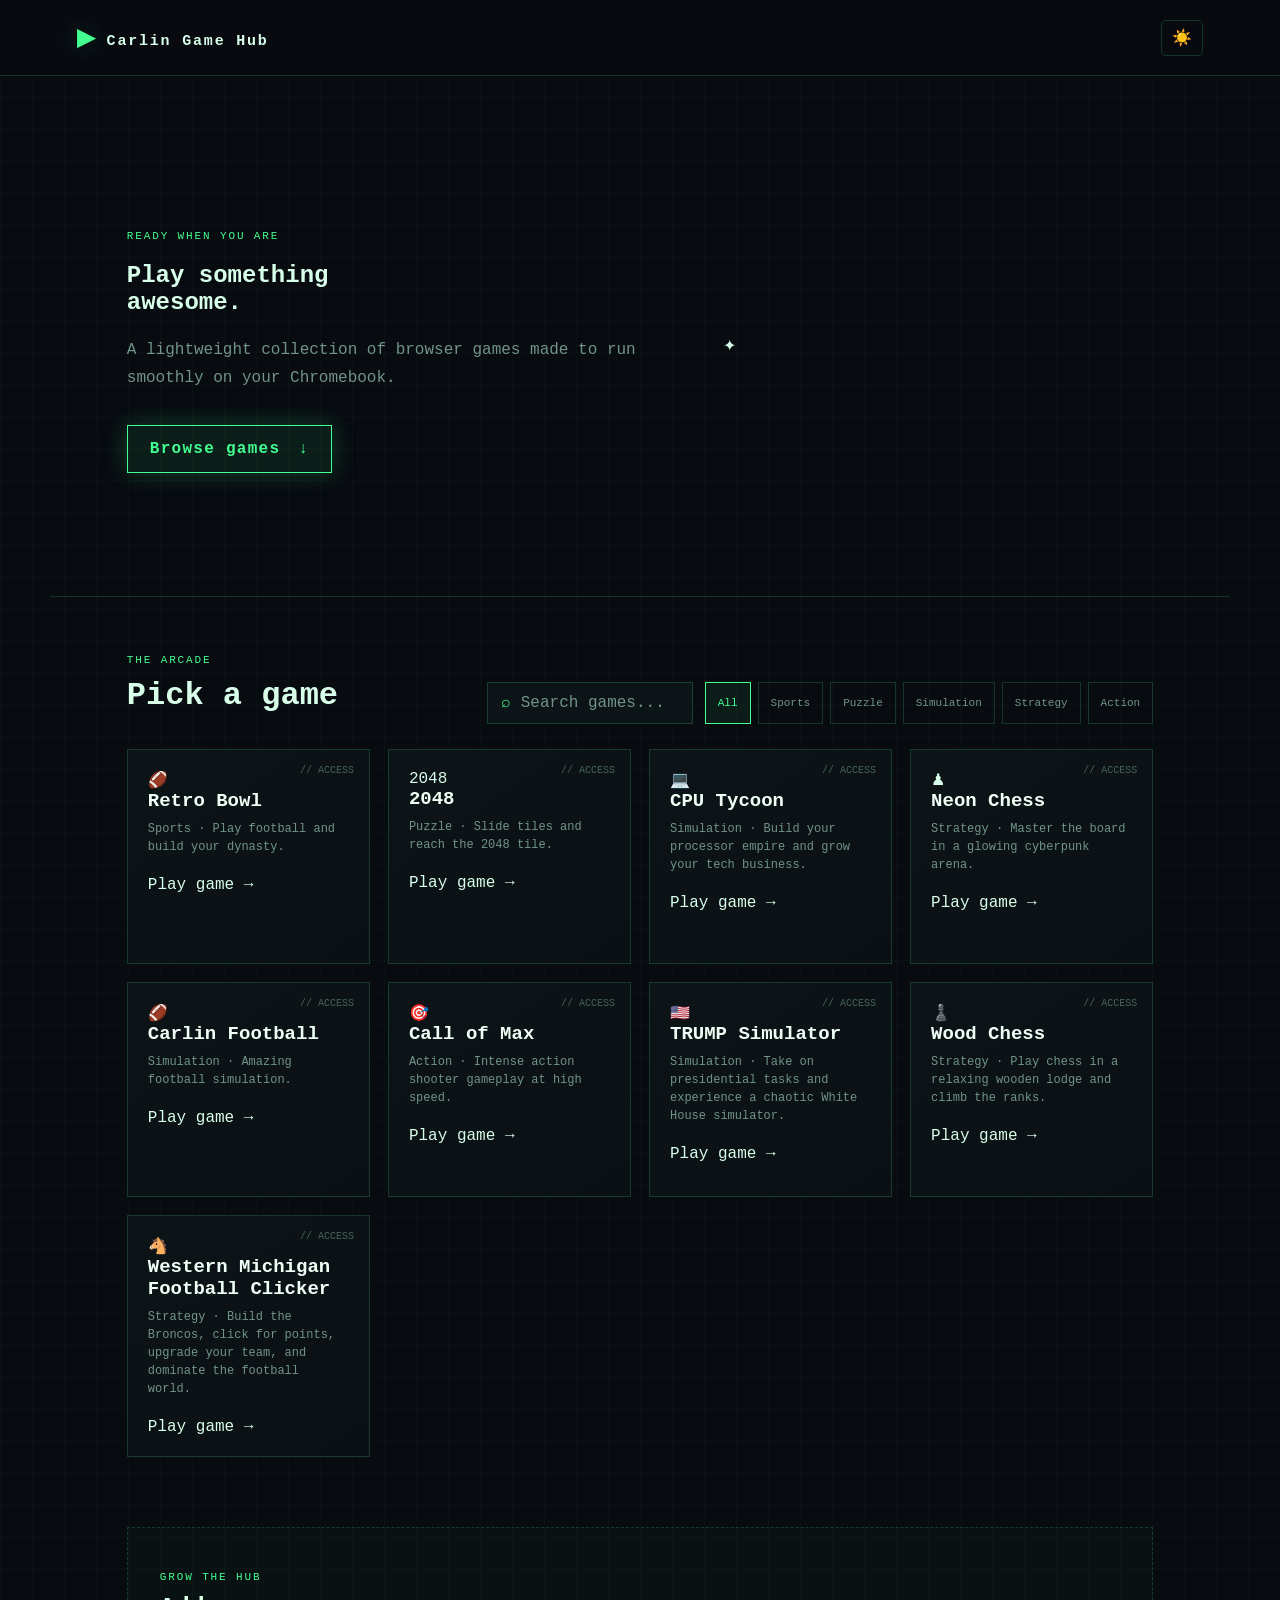
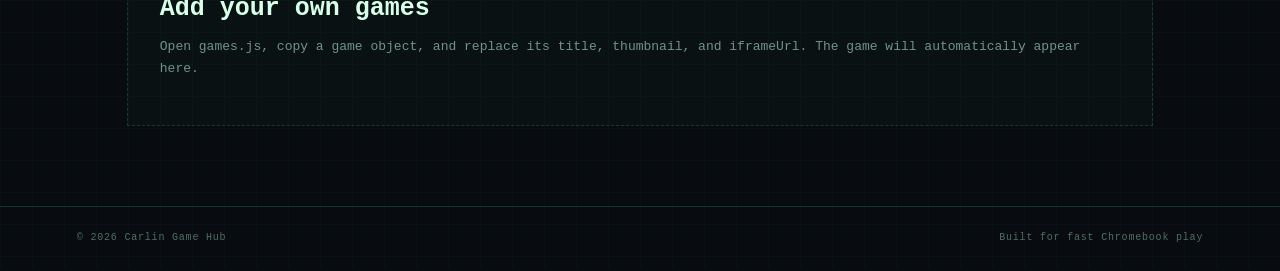
<file: index.html>
<!doctype html>
<html lang="en">
<head>
  <meta charset="UTF-8">
  <meta name="viewport" content="width=device-width, initial-scale=1">
  <meta name="description" content="Carlin Game Hub — quick browser games that run great on Chromebooks.">
  <title>Carlin Game Hub</title>
  <link rel="stylesheet" href="styles.css">
</head>
<body>
  <header class="site-header">
    <a class="brand" href="./"><span class="brand-mark">▶</span><span>Carlin <b>Game Hub</b></span></a>
    <button class="theme-toggle" id="themeToggle" type="button" aria-label="Toggle color theme">☀️</button>
  </header>
  <main>
    <section class="hero"><div><p class="eyebrow">READY WHEN YOU ARE</p><h1>Play something<br><span>awesome.</span></h1><p class="hero-copy">A lightweight collection of browser games made to run smoothly on your Chromebook.</p><a class="primary-button" href="#games">Browse games <span>↓</span></a></div><div class="hero-art" aria-hidden="true"><div class="orb orb-one"></div><div class="orb orb-two"></div><div class="pixel">✦</div></div></section>
    <section class="toolbar" id="games"><div><p class="eyebrow">THE ARCADE</p><h2>Pick a game</h2></div><div class="controls"><label class="search"><span>⌕</span><input id="search" type="search" placeholder="Search games..." autocomplete="off"></label><div id="categories" class="categories"></div></div></section>
    <div id="gameGrid" class="game-grid" aria-live="polite"></div><p id="emptyState" class="empty hidden">No games matched that search.</p>
    <section class="how-to"><div><p class="eyebrow">GROW THE HUB</p><h2>Add your own games</h2></div><p>Open <code>games.js</code>, copy a game object, and replace its title, thumbnail, and <code>iframeUrl</code>. The game will automatically appear here.</p></section>
  </main><footer><span>© 2026 Carlin Game Hub</span><span>Built for fast Chromebook play</span></footer><script src="games.js"></script><script src="app.js"></script>
</body></html>
</file>
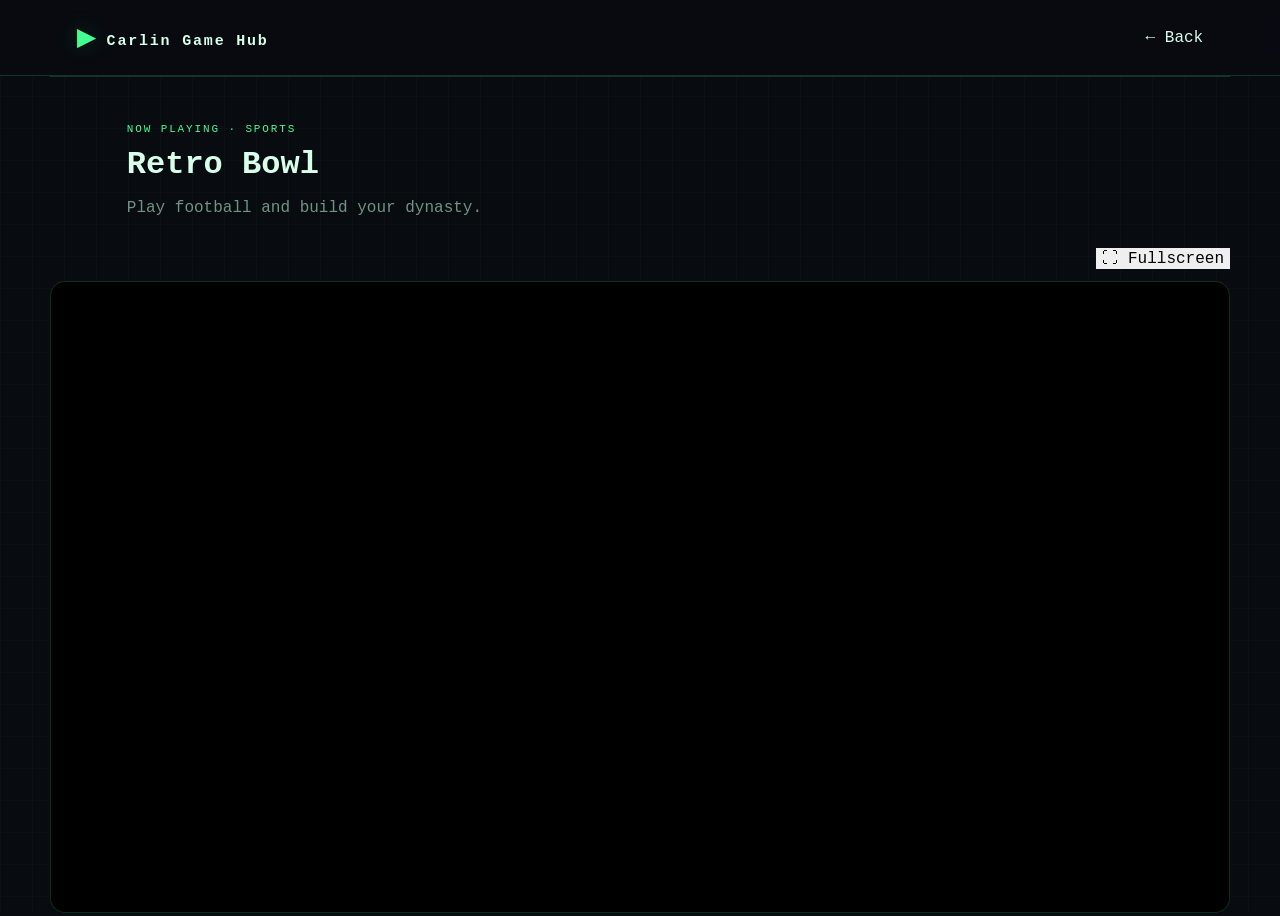
<file: play.html>
<!doctype html><html lang="en"><head><meta charset="UTF-8"><meta name="viewport" content="width=device-width,initial-scale=1"><title>Play · Carlin Game Hub</title><link rel="stylesheet" href="styles.css"></head><body><header class="site-header"><a class="brand" href="./"><span class="brand-mark">▶</span><span>Carlin <b>Game Hub</b></span></a><a class="play-button" href="./">← Back</a></header><main><div id="gameHeader" class="toolbar"></div><div class="game-actions"><button id="fullscreenButton" class="play-button fullscreen-button" type="button">⛶ Fullscreen</button></div><div class="frame-wrap" id="frameWrap"><iframe id="gameFrame" title="Game" allow="fullscreen; gamepad" allowfullscreen></iframe></div></main><style>.frame-wrap{background:#000;border-radius:15px;overflow:hidden;border:1px solid var(--border)}iframe{display:block;width:100%;height:min(70vh,650px);border:0}.toolbar{padding-top:35px}.game-actions{display:flex;justify-content:flex-end;margin:-10px 0 12px}.fullscreen-button{border:0;cursor:pointer;font:inherit}.frame-wrap:fullscreen{border-radius:0;width:100vw;height:100vh}.frame-wrap:fullscreen iframe{height:100vh}.frame-wrap:-webkit-full-screen{border-radius:0;width:100vw;height:100vh}.frame-wrap:-webkit-full-screen iframe{height:100vh}</style><script src="games.js"></script><script>const id=Number(new URLSearchParams(location.search).get('game'));const game=games[id];if(!game)location.href='./';else{document.title=game.title+' · Carlin Game Hub';document.querySelector('#gameHeader').innerHTML='<div><p class="eyebrow">NOW PLAYING · '+game.category.toUpperCase()+'</p><h2>'+game.title+'</h2><p style="color:var(--muted)">'+game.description+'</p></div>';const frame=document.querySelector('#gameFrame');frame.src=game.iframeUrl;frame.title=game.title;const wrap=document.querySelector('#frameWrap'),button=document.querySelector('#fullscreenButton');button.addEventListener('click',async()=>{try{if(document.fullscreenElement||document.webkitFullscreenElement){if(document.exitFullscreen)await document.exitFullscreen();else await document.webkitExitFullscreen()}else if(wrap.requestFullscreen)await wrap.requestFullscreen();else if(wrap.webkitRequestFullscreen)await wrap.webkitRequestFullscreen()}catch(error){console.error('Fullscreen unavailable:',error)}});function updateButton(){button.textContent=(document.fullscreenElement||document.webkitFullscreenElement)?'⛶ Exit fullscreen':'⛶ Fullscreen'}document.addEventListener('fullscreenchange',updateButton);document.addEventListener('webkitfullscreenchange',updateButton)}</script></body></html>
</file>
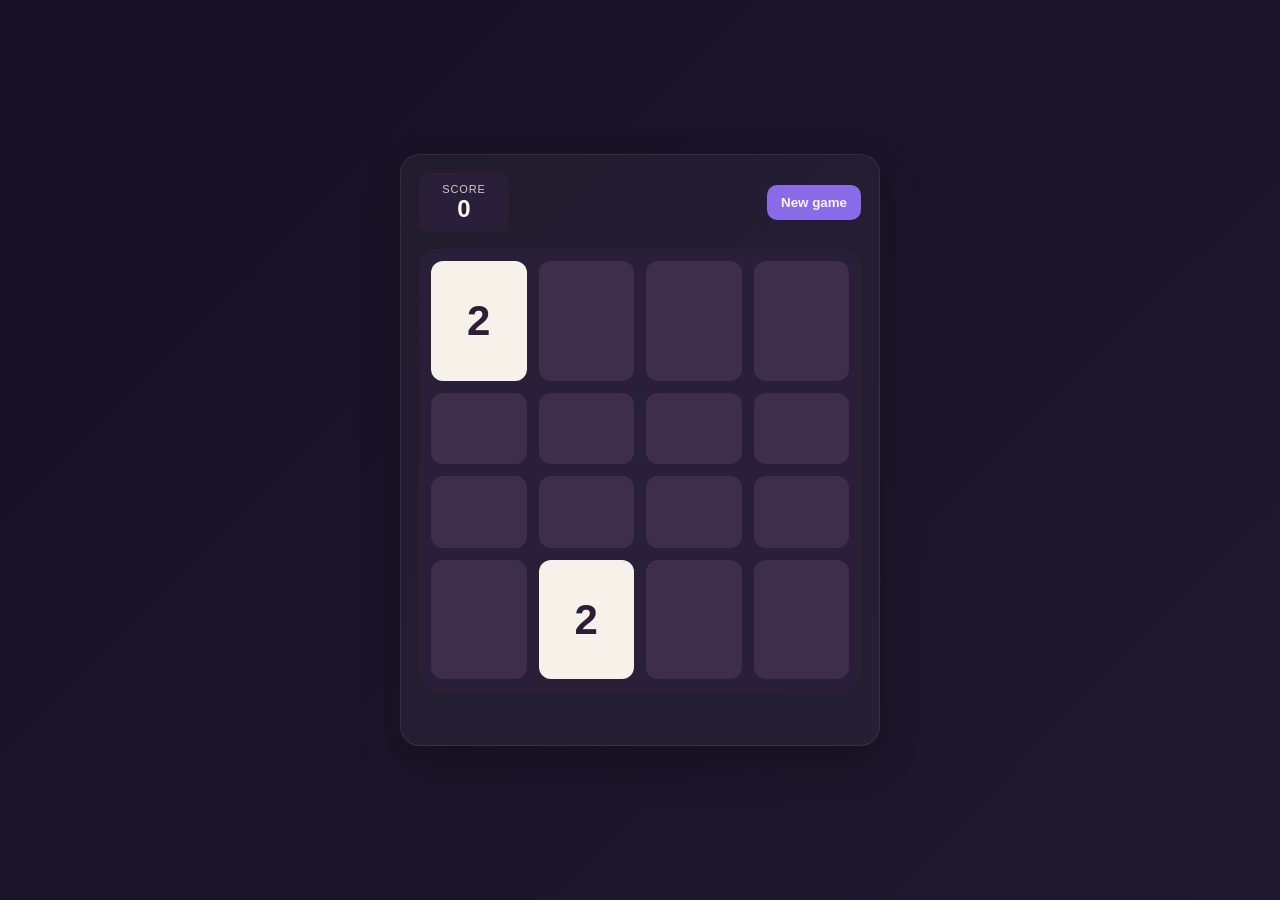
<file: games/2048.html>
<!doctype html>
<html lang="en">
<head>
  <meta charset="UTF-8" />
  <meta name="viewport" content="width=device-width, initial-scale=1.0" />
  <title>2048</title>
  <style>
    :root {
      --bg: #1a1120;
      --panel: #2a1f38;
      --tile-empty: #3f2d4c;
      --tile-2: #f6f1e9;
      --tile-4: #eee0c8;
      --tile-8: #f2b179;
      --tile-16: #f59563;
      --tile-32: #f67c5f;
      --tile-64: #f65e3b;
      --tile-128: #edcf72;
      --tile-256: #edcc61;
      --tile-512: #edc850;
      --tile-1024: #edc53f;
      --tile-2048: #edc22e;
      --text-dark: #2d1d35;
      --text-light: #faf6ff;
      --accent: #8a6be7;
      --shadow: rgba(0,0,0,0.24);
    }
    * { box-sizing: border-box; }
    body {
      margin: 0;
      min-height: 100vh;
      display: grid;
      place-items: center;
      background: linear-gradient(135deg, #161124, #20182e);
      color: var(--text-light);
      font-family: Arial, Helvetica, sans-serif;
    }
    .game-shell {
      width: min(92vw, 480px);
      background: rgba(255,255,255,0.04);
      border: 1px solid rgba(255,255,255,0.08);
      border-radius: 20px;
      padding: 18px;
      box-shadow: 0 18px 40px var(--shadow);
    }
    .topbar {
      display: flex;
      align-items: center;
      justify-content: space-between;
      gap: 16px;
      margin-bottom: 16px;
    }
    .score-box {
      background: var(--panel);
      padding: 10px 14px;
      border-radius: 12px;
      min-width: 90px;
      text-align: center;
    }
    .score-box small {
      display: block;
      font-size: 11px;
      letter-spacing: 0.08em;
      opacity: 0.8;
      text-transform: uppercase;
    }
    .score-box strong {
      font-size: 24px;
      line-height: 1.2;
    }
    button {
      background: var(--accent);
      color: var(--text-light);
      border: 0;
      border-radius: 10px;
      padding: 10px 14px;
      font-weight: 700;
      cursor: pointer;
    }
    .board {
      background: var(--panel);
      border-radius: 18px;
      padding: 12px;
      display: grid;
      grid-template-columns: repeat(4, 1fr);
      gap: 12px;
      aspect-ratio: 1;
    }
    .cell {
      display: grid;
      place-items: center;
      border-radius: 12px;
      background: var(--tile-empty);
      color: var(--text-dark);
      font-weight: 800;
      font-size: clamp(24px, 5vw, 42px);
      user-select: none;
      transition: transform 0.08s ease, background 0.15s ease;
      text-shadow: 0 1px 0 rgba(255,255,255,0.25);
    }
    .cell.empty { background: var(--tile-empty); color: transparent; }
    .cell[data-v="2"] { background: var(--tile-2); }
    .cell[data-v="4"] { background: var(--tile-4); }
    .cell[data-v="8"] { background: var(--tile-8); color: var(--text-light); }
    .cell[data-v="16"] { background: var(--tile-16); color: var(--text-light); }
    .cell[data-v="32"] { background: var(--tile-32); color: var(--text-light); }
    .cell[data-v="64"] { background: var(--tile-64); color: var(--text-light); }
    .cell[data-v="128"] { background: var(--tile-128); font-size: clamp(20px, 4.3vw, 34px); }
    .cell[data-v="256"] { background: var(--tile-256); font-size: clamp(20px, 4.3vw, 34px); }
    .cell[data-v="512"] { background: var(--tile-512); font-size: clamp(20px, 4.3vw, 34px); }
    .cell[data-v="1024"] { background: var(--tile-1024); font-size: clamp(16px, 3.4vw, 28px); }
    .cell[data-v="2048"] { background: var(--tile-2048); font-size: clamp(16px, 3.4vw, 28px); }
    .message {
      margin-top: 16px;
      text-align: center;
      font-size: 15px;
      min-height: 20px;
      opacity: 0.9;
    }
    @media (max-width: 420px) {
      .game-shell { padding: 14px; }
      .topbar { gap: 10px; }
      .score-box strong { font-size: 20px; }
      button { padding: 9px 12px; }
    }
  </style>
</head>
<body>
  <div class="game-shell">
    <div class="topbar">
      <div class="score-box">
        <small>Score</small>
        <strong id="score">0</strong>
      </div>
      <button id="newGameBtn" type="button">New game</button>
    </div>
    <div class="board" id="board" aria-label="2048 game board"></div>
    <div class="message" id="message"></div>
  </div>

  <script>
    const size = 4;
    let board = [];
    let score = 0;
    let won = false;
    let over = false;

    const boardEl = document.getElementById('board');
    const scoreEl = document.getElementById('score');
    const messageEl = document.getElementById('message');
    const newGameBtn = document.getElementById('newGameBtn');

    function emptyBoard() {
      return Array.from({ length: size }, () => Array(size).fill(0));
    }

    function getEmptyCells() {
      const cells = [];
      for (let y = 0; y < size; y++) {
        for (let x = 0; x < size; x++) {
          if (board[y][x] === 0) cells.push({ x, y });
        }
      }
      return cells;
    }

    function randomTile() {
      const empty = getEmptyCells();
      if (!empty.length) return;
      const cell = empty[Math.floor(Math.random() * empty.length)];
      board[cell.y][cell.x] = Math.random() < 0.9 ? 2 : 4;
    }

    function resetGame() {
      board = emptyBoard();
      score = 0;
      won = false;
      over = false;
      messageEl.textContent = '';
      randomTile();
      randomTile();
      render();
    }

    function render() {
      scoreEl.textContent = score;
      boardEl.innerHTML = '';

      for (let y = 0; y < size; y++) {
        for (let x = 0; x < size; x++) {
          const val = board[y][x];
          const cell = document.createElement('div');
          cell.className = `cell ${val === 0 ? 'empty' : ''}`;
          cell.dataset.v = val || '';
          cell.textContent = val === 0 ? '' : val;
          boardEl.appendChild(cell);
        }
      }
    }

    function slideLine(line) {
      const filtered = line.filter(v => v !== 0);
      const merged = [];
      for (let i = 0; i < filtered.length; i++) {
        if (filtered[i] === filtered[i + 1]) {
          const value = filtered[i] * 2;
          merged.push(value);
          score += value;
          if (value === 2048) won = true;
          i++;
        } else {
          merged.push(filtered[i]);
        }
      }
      while (merged.length < size) merged.push(0);
      return merged;
    }

    function move(direction) {
      if (over) return;
      let moved = false;
      let newBoard = emptyBoard();

      if (direction === 'left' || direction === 'right') {
        for (let y = 0; y < size; y++) {
          let row = board[y].slice();
          if (direction === 'right') row.reverse();
          const merged = slideLine(row);
          if (direction === 'right') merged.reverse();
          newBoard[y] = merged;
          if (JSON.stringify(row) !== JSON.stringify(merged)) moved = true;
        }
      }

      if (direction === 'up' || direction === 'down') {
        for (let x = 0; x < size; x++) {
          let column = [];
          for (let y = 0; y < size; y++) column.push(board[y][x]);
          if (direction === 'down') column.reverse();
          const merged = slideLine(column);
          if (direction === 'down') merged.reverse();
          for (let y = 0; y < size; y++) newBoard[y][x] = merged[y];
          if (JSON.stringify(column) !== JSON.stringify(merged)) moved = true;
        }
      }

      if (!moved) return;

      board = newBoard;
      randomTile();

      if (won) {
        messageEl.textContent = 'You reached 2048!';
      } else if (!canMove()) {
        over = true;
        messageEl.textContent = 'Game over!';
      } else {
        messageEl.textContent = '';
      }
      render();
    }

    function canMove() {
      for (let y = 0; y < size; y++) {
        for (let x = 0; x < size; x++) {
          if (board[y][x] === 0) return true;
          if (x < size - 1 && board[y][x] === board[y][x + 1]) return true;
          if (y < size - 1 && board[y][x] === board[y + 1][x]) return true;
        }
      }
      return false;
    }

    document.addEventListener('keydown', (event) => {
      const key = event.key.toLowerCase();
      if (['arrowleft','a'].includes(key)) move('left');
      if (['arrowright','d'].includes(key)) move('right');
      if (['arrowup','w'].includes(key)) move('up');
      if (['arrowdown','s'].includes(key)) move('down');
    });

    newGameBtn.addEventListener('click', resetGame);

    resetGame();
  </script>
</body>
</html>
</file>
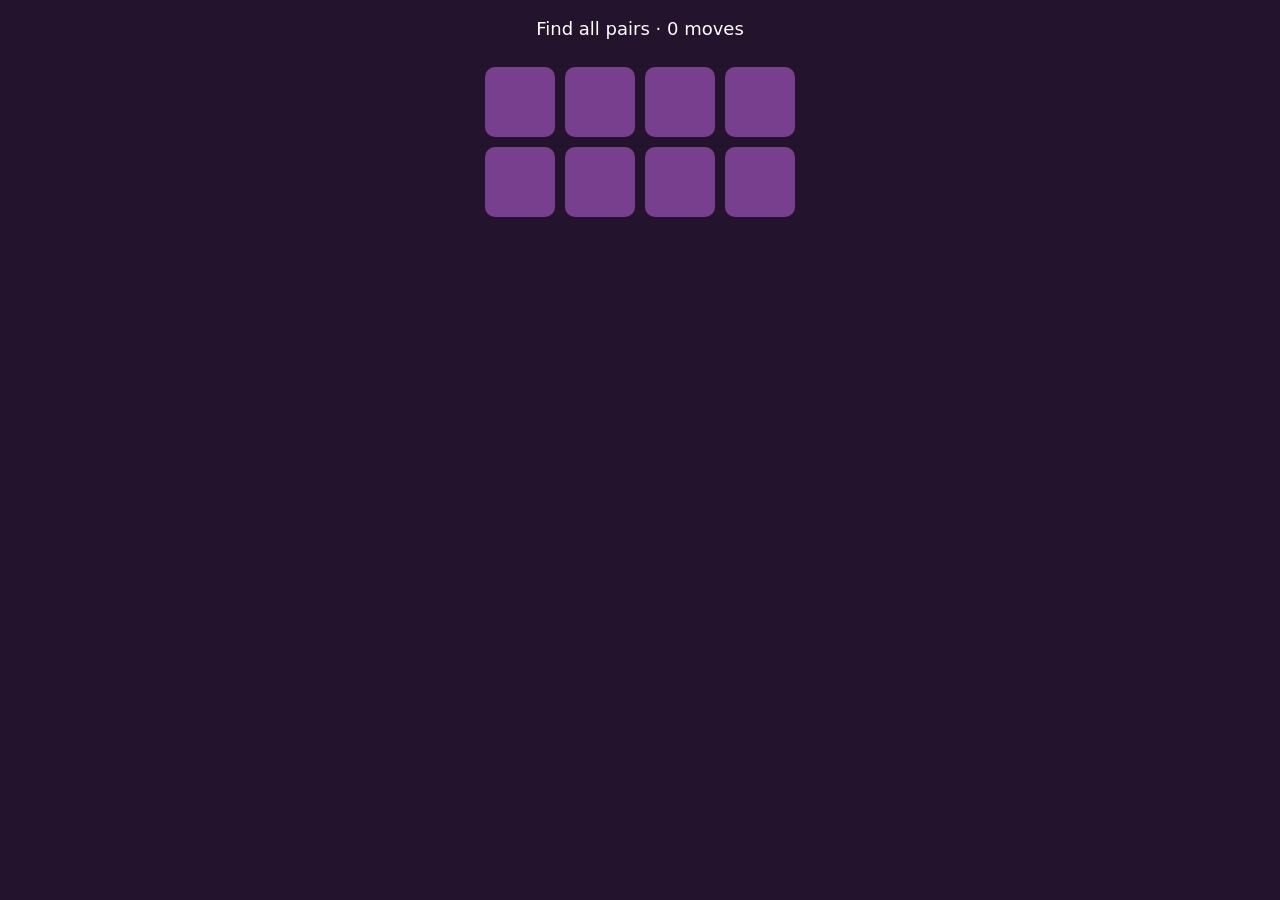
<file: games/memory.html>
<!doctype html><html><head><meta charset="UTF-8"><meta name="viewport" content="width=device-width,initial-scale=1"><style>body{margin:0;background:#24132c;color:#fff;font:18px system-ui;text-align:center;padding:18px}#grid{display:grid;grid-template-columns:repeat(4,70px);gap:10px;justify-content:center;margin:28px auto}.card{height:70px;border:0;border-radius:10px;background:#773f8e;color:transparent;font-size:30px;cursor:pointer}.card.show{background:#e05c91;color:#fff}.card.done{background:#65e7c5;color:#16252a}</style></head><body><div>Find all pairs · <span id="moves">0</span> moves</div><div id="grid"></div><script>const icons=['◆','◆','★','★','☀','☀','♥','♥'].sort(()=>Math.random()-.5),grid=document.querySelector('#grid');let first=null,lock=0,moves=0;icons.forEach(v=>{let b=document.createElement('button');b.className='card';b.textContent=v;b.onclick=()=>{if(lock||b.classList.contains('done')||b===first)return;b.classList.add('show');if(!first){first=b;return}moves++;document.querySelector('#moves').textContent=moves;if(first.textContent===b.textContent){first.classList.add('done');b.classList.add('done');first=null}else{lock=1;setTimeout(()=>{first.classList.remove('show');b.classList.remove('show');first=null;lock=0},650)}};grid.append(b)})</script></body></html>
</file>
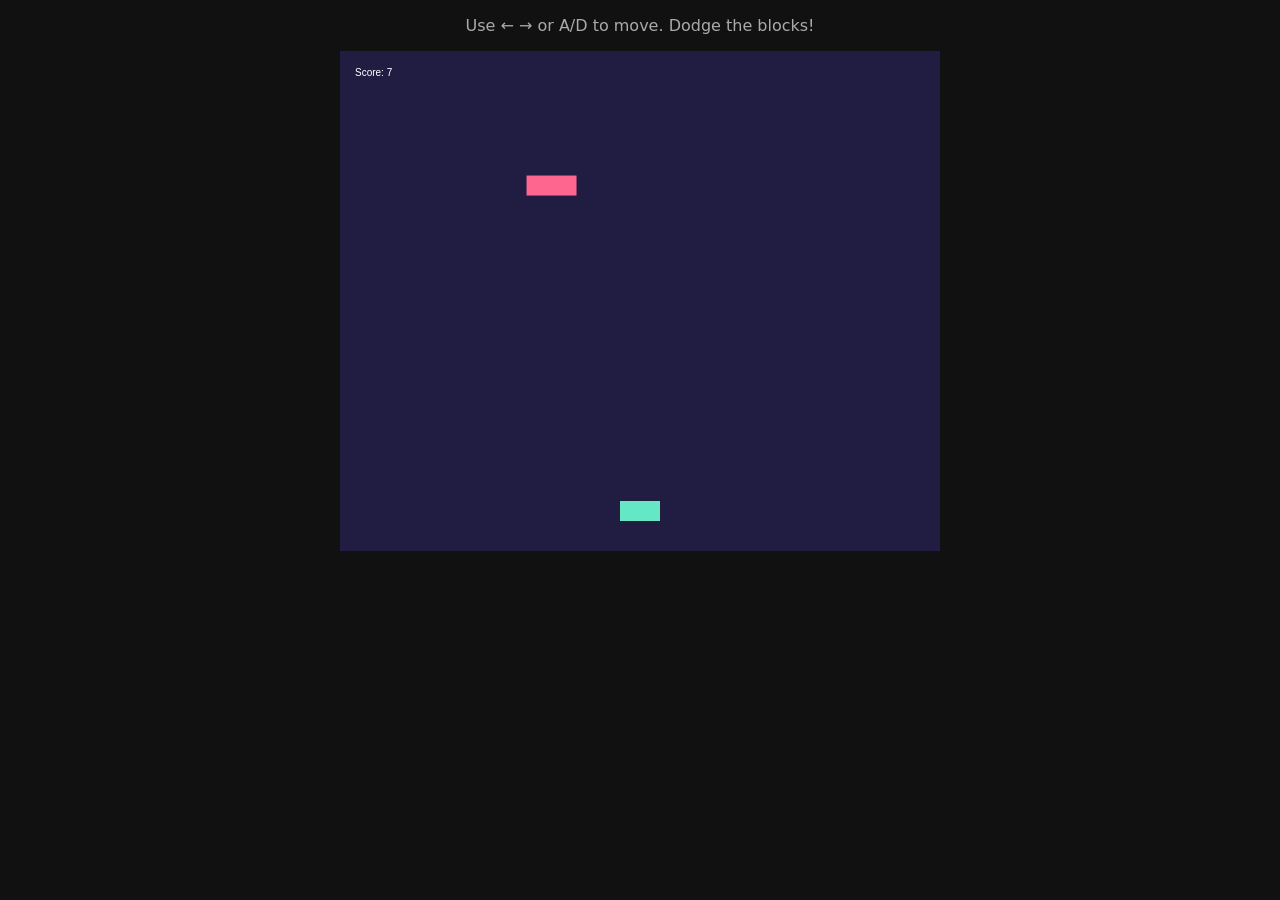
<file: games/neon-dodge.html>
<!doctype html><html><head><meta charset="UTF-8"><meta name="viewport" content="width=device-width,initial-scale=1"><style>body{margin:0;background:#111;color:#fff;font:16px system-ui;text-align:center}canvas{display:block;width:min(100%,600px);height:auto;margin:auto;background:#191530}p{color:#aaa}</style></head><body><p>Use ← → or A/D to move. Dodge the blocks!</p><canvas id="c" width="600" height="500"></canvas><script>const c=document.querySelector('canvas'),x=c.getContext('2d');let p={x:280,y:450,w:40,h:20},blocks=[],keys={},score=0,over=0;addEventListener('keydown',e=>keys[e.key.toLowerCase()]=1);addEventListener('keyup',e=>keys[e.key.toLowerCase()]=0);function loop(){x.clearRect(0,0,600,500);x.fillStyle='#211d42';x.fillRect(0,0,600,500);if(!over){if(keys.arrowleft||keys.a)p.x-=6;if(keys.arrowright||keys.d)p.x+=6;p.x=Math.max(0,Math.min(560,p.x));if(Math.random()<.035)blocks.push({x:Math.random()*570,y:-20,w:20+Math.random()*35,h:20,s:2+score/400});blocks.forEach(b=>b.y+=b.s);blocks=blocks.filter(b=>b.y<520);if(blocks.some(b=>p.x<b.x+b.w&&p.x+p.w>b.x&&p.y<b.y+b.h&&p.y+p.h>b.y))over=1;score++}x.fillStyle='#65e7c5';x.fillRect(p.x,p.y,p.w,p.h);x.fillStyle='#ff668f';blocks.forEach(b=>x.fillRect(b.x,b.y,b.w,b.h));x.fillStyle='#fff';x.fillText('Score: '+Math.floor(score/10),15,25);if(over){x.font='bold 32px system-ui';x.fillText('Game over',220,240);x.font='16px system-ui';x.fillText('Refresh to try again',225,275)}requestAnimationFrame(loop)}loop();</script></body></html>
</file>
<file: styles.css>
:root{--bg:#080b10;--panel:#0d1418;--panel2:#111d20;--text:#d8ffe9;--muted:#719486;--green:#43ff91;--cyan:#42e8e8;--purple:#b56cff;--border:rgba(67,255,145,.18);--glow:0 0 24px rgba(67,255,145,.22)}*{box-sizing:border-box}html{scroll-behavior:smooth}body{margin:0;background:var(--bg);color:var(--text);font-family:ui-monospace,SFMono-Regular,Consolas,monospace;background-image:linear-gradient(rgba(67,255,145,.025) 1px,transparent 1px),linear-gradient(90deg,rgba(67,255,145,.025) 1px,transparent 1px);background-size:32px 32px}a{color:inherit;text-decoration:none}.site-content{opacity:1;transition:opacity .5s ease}.is-hidden{display:none}.site-header{height:76px;padding:0 6vw;display:flex;align-items:center;justify-content:space-between;border-bottom:1px solid var(--border);background:rgba(8,11,16,.88);backdrop-filter:blur(10px);position:sticky;top:0;z-index:5}.brand{font-weight:900;letter-spacing:.12em;font-size:15px}.brand-mark{color:var(--green);font-size:23px;margin-right:10px;text-shadow:var(--glow)}.brand-accent{color:var(--purple);margin:0 3px}nav{display:flex;align-items:center;gap:22px;color:var(--muted);font-size:12px}nav a:hover{color:var(--green)}button{font:inherit}.theme-toggle{border:1px solid var(--border);border-radius:5px;background:transparent;color:var(--green);padding:7px 10px;cursor:pointer}.boot-screen{position:fixed;inset:0;z-index:20;display:grid;place-items:center;background:#050708;overflow:hidden}.scanlines{position:absolute;inset:0;pointer-events:none;background:repeating-linear-gradient(0deg,transparent 0,transparent 3px,rgba(67,255,145,.025) 4px)}.boot-content{width:min(90%,620px);text-align:center;position:relative}.terminal-logo{color:var(--green);font-size:28px;font-weight:900;letter-spacing:.15em;text-shadow:var(--glow)}.terminal-logo span{color:var(--cyan)}.boot-kicker,.eyebrow{color:var(--green);font-size:11px;letter-spacing:.17em}.boot-content h1{font-size:clamp(36px,8vw,76px);letter-spacing:.08em;margin:24px 0 16px;color:#effff5;text-shadow:0 0 20px rgba(67,255,145,.25)}.boot-content h1 span,.hero h2 span,.toolbar h2 span{color:var(--green)}.boot-status{color:var(--muted);font-size:12px}.pulse-dot{display:inline-block;width:8px;height:8px;background:var(--green);border-radius:50%;margin-right:9px;box-shadow:0 0 12px var(--green);animation:pulse 1s infinite}.progress-track{height:4px;background:#14221d;margin:28px 0;border:1px solid var(--border)}.progress-track div{height:100%;width:0;background:var(--green);box-shadow:0 0 12px var(--green);transition:width .1s}.enter-button,.primary-button{display:inline-flex;align-items:center;gap:18px;border:1px solid var(--green);background:rgba(67,255,145,.08);color:var(--green);padding:14px 22px;font-weight:900;letter-spacing:.08em;cursor:pointer;box-shadow:var(--glow);transition:.2s}.enter-button:not(:disabled):hover,.primary-button:hover{background:var(--green);color:#06100a;transform:translateY(-2px)}.enter-button:disabled{opacity:.55;cursor:wait}.boot-hint{color:#49695b;font-size:10px;margin-top:30px}.hero,main{max-width:1180px;margin:auto}.hero{min-height:520px;padding:110px 6vw 90px;display:grid;grid-template-columns:1.1fr .9fr;gap:70px;align-items:center}.hero h2{font-size:clamp(40px,6vw,76px);line-height:1.02;margin:18px 0 22px;letter-spacing:-.06em}.hero-copy{color:var(--muted);max-width:510px;line-height:1.8;margin-bottom:32px}.hero-terminal{border:1px solid var(--border);background:rgba(13,20,24,.85);box-shadow:var(--glow);padding:20px;transform:rotate(1deg)}.terminal-top{border-bottom:1px solid var(--border);padding-bottom:14px;font-size:11px;color:var(--muted);display:flex;justify-content:space-between}.online,.green{color:var(--green)}.terminal-lines{padding:18px 4px 5px;color:#7da893;font-size:13px;line-height:1.5}.terminal-lines b{color:var(--cyan)}.cursor{color:var(--green)!important}.toolbar{padding:46px 6vw 25px;border-top:1px solid var(--border);display:flex;justify-content:space-between;gap:25px;align-items:end}.toolbar h2{font-size:32px;margin:10px 0}.controls{display:flex;gap:12px;flex-wrap:wrap;justify-content:flex-end}.search{display:flex;gap:8px;align-items:center;border:1px solid var(--border);padding:10px 13px;color:var(--green);background:var(--panel)}.search input{border:0;outline:0;background:transparent;color:var(--text);font:inherit;width:160px}.search input::placeholder{color:var(--muted)}.categories{display:flex;gap:7px}.category{border:1px solid var(--border);color:var(--muted);background:transparent;padding:10px 12px;cursor:pointer;font-size:11px}.category.active,.category:hover{color:var(--green);border-color:var(--green);background:rgba(67,255,145,.07)}.game-grid{padding:0 6vw 70px;display:grid;grid-template-columns:repeat(auto-fit,minmax(240px,1fr));gap:18px}.game-card{border:1px solid var(--border);background:linear-gradient(145deg,var(--panel),#0a1013);padding:20px;min-height:215px;display:flex;flex-direction:column;transition:.25s;position:relative;overflow:hidden}.game-card:hover{border-color:var(--green);transform:translateY(-5px);box-shadow:var(--glow)}.game-card:after{content:'// ACCESS';position:absolute;right:15px;top:15px;color:#456456;font-size:10px}.game-icon{font-size:42px;margin:8px 0 22px}.game-card h3{margin:0 0 8px;color:#effff5;font-size:19px}.game-card p{color:var(--muted);font-size:12px;line-height:1.5;margin:0 0 20px}.game-link{color:var(--green);font-size:11px;margin-top:auto}.how-to{margin:0 6vw 80px;padding:32px;border:1px dashed var(--border);background:rgba(67,255,145,.025)}.how-to h2{margin:8px 0;font-size:25px}.how-to p:last-child{color:var(--muted);font-size:13px;line-height:1.7}.empty{padding:30px 6vw;color:var(--muted)}.hidden{display:none}footer{border-top:1px solid var(--border);padding:25px 6vw;color:#4f7061;font-size:10px;display:flex;justify-content:space-between;letter-spacing:.08em}@keyframes pulse{50%{opacity:.3;transform:scale(.75)}}@media(max-width:760px){.hero{grid-template-columns:1fr;gap:35px;padding-top:75px}.hero-terminal{display:none}.toolbar{display:block}.controls{justify-content:flex-start;margin-top:20px}.categories{overflow:auto}.site-header{padding:0 5vw}.brand{font-size:12px}footer{display:block;line-height:2.2}.hero h2{font-size:48px}}
</file>
